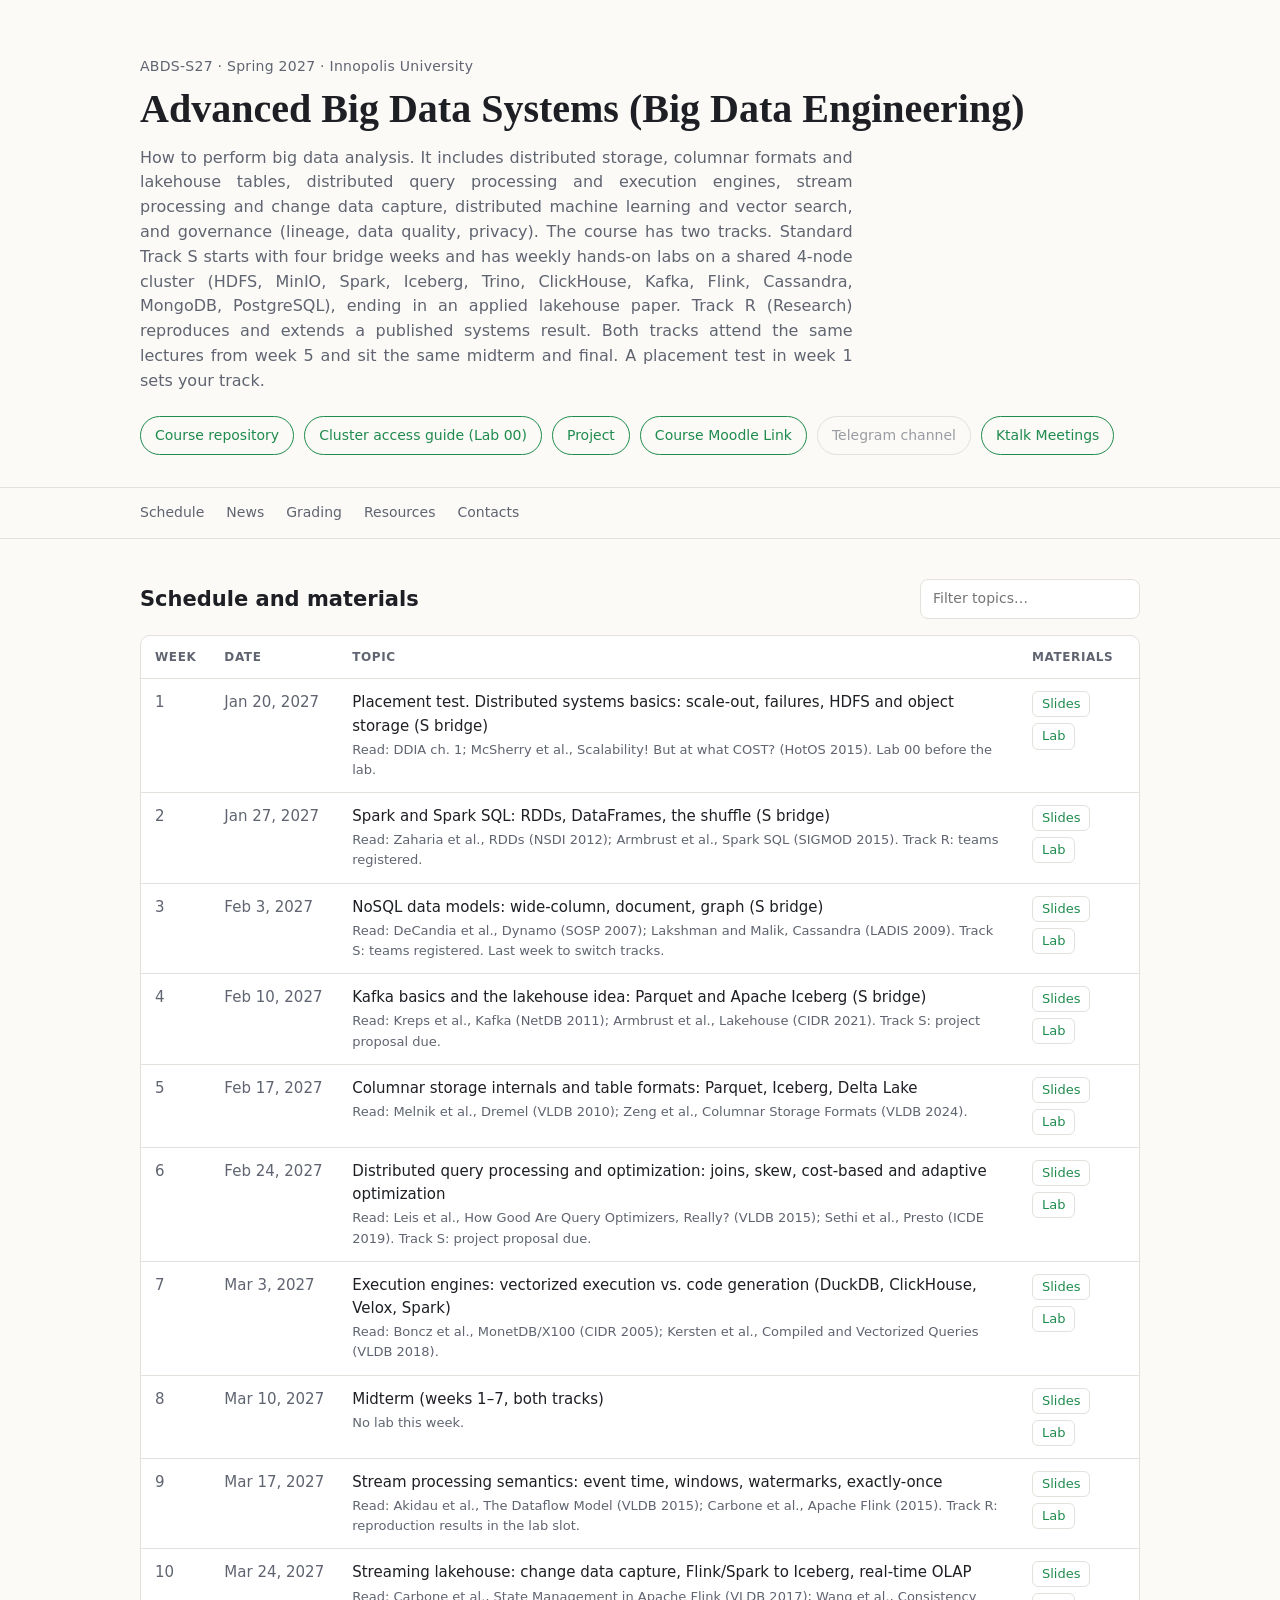
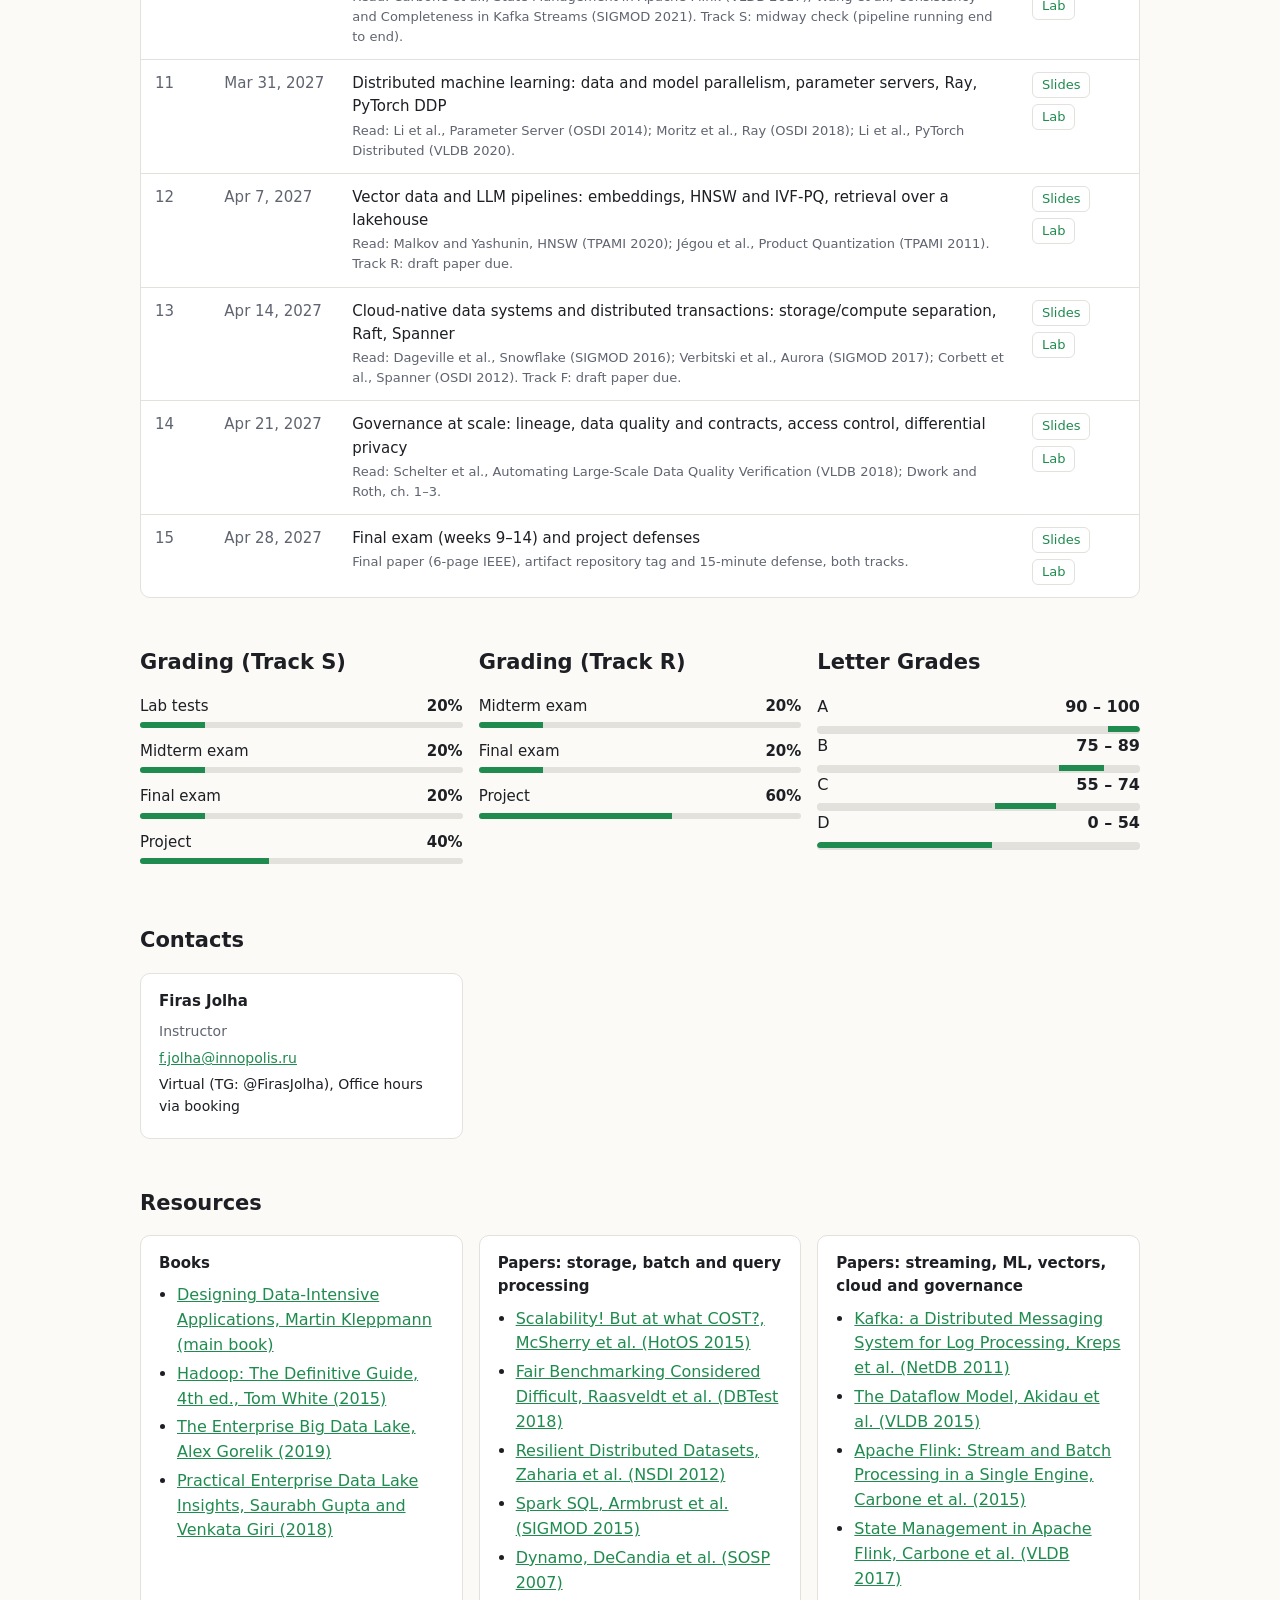
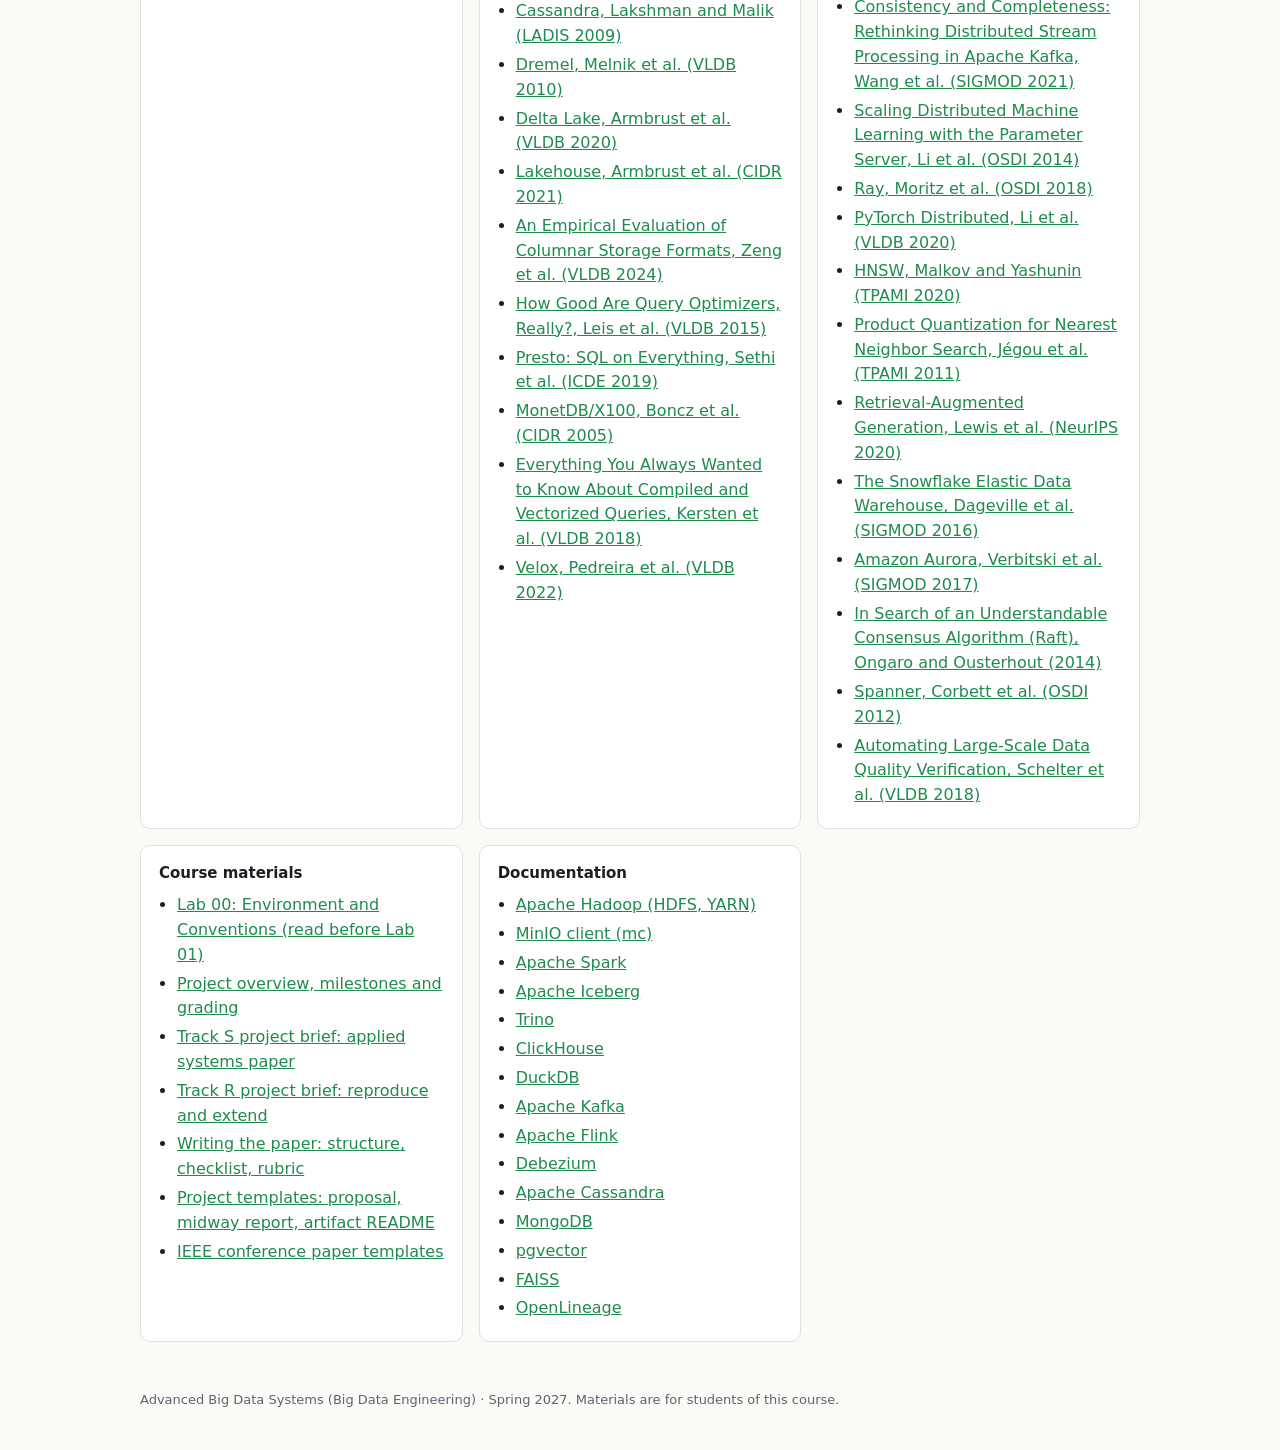
<file: index.html>
<!DOCTYPE html>
<html lang="en">
<head>
  <meta charset="utf-8">
  <meta name="viewport" content="width=device-width, initial-scale=1">
  <title>Course</title>
  <link rel="stylesheet" href="assets/style.css">
</head>
<body>
  <header class="hero">
    <div class="wrap">
      <p class="eyebrow" id="meta"></p>
      <h1 id="title"></h1>
      <p class="summary" id="summary"></p>
      <div class="quicklinks" id="quicklinks"></div>
    </div>
  </header>

  <nav class="tabs" aria-label="Sections">
    <div class="wrap">
      <a href="#schedule">Schedule</a>
      <a href="#announcements">News</a>
      <a href="#grading">Grading</a>
      <a href="#resources">Resources</a>
      <a href="#people">Contacts</a>
    </div>
  </nav>

  <main class="wrap">
    <section id="schedule">
      <div class="section-head">
        <h2>Schedule and materials</h2>
        <input type="search" id="filter" placeholder="Filter topics…" aria-label="Filter topics">
      </div>
      <div class="table-scroll">
        <table>
          <thead>
            <tr><th>Week</th><th>Date</th><th>Topic</th><th>Materials</th></tr>
          </thead>
          <tbody id="schedule-body"></tbody>
        </table>
      </div>
      <p class="empty" id="no-match" hidden>No topics match that filter.</p>
    </section>

    <!-- <section id="announcements">
      <h2>Announcements</h2>
      <ul class="news" id="news"></ul>
    </section> -->

    <section id="grading" class="res-grid">
      <div>
        <h2>Grading (Track S)</h2>
        <div id="grades"></div>
      </div>
      <div>
        <h2>Grading (Track R)</h2>
        <div id="gradesR"></div>
      </div>
      <div>
        <h2>Letter Grades</h2>
        <div id="grade-letters"></div>
      </div>
    </section>

    <!-- <section id="policies" class="wrap">
      <h2>Policies</h2>
      <div id="policies-body">
      </div>
    </section> -->

    <section id="people">
      <h2>Contacts</h2>
      <div class="people" id="people-list"></div>
    </section>
    <section id="resources">
      <h2>Resources</h2>
      <div class="res-grid" id="res"></div>
    </section>

  </main>



  
  <footer class="wrap foot" id="foot"></footer>

  <script src="course-data.js"></script>
  <script src="assets/app.js"></script>
</body>
</html>
</file>
<file: assets/style.css>
:root {
  --bg: #fbfaf7;
  --panel: #ffffff;
  --ink: #1d1f24;
  --muted: #5f6470;
  --line: #e3e1db;
  --accent: #1f8b4e;
  --accent-soft: #e6eff6;
  --soon: #9a9ca3;
  --radius: 10px;
  font-family: "Inter", "Segoe UI", system-ui, -apple-system, sans-serif;
}
@media (prefers-color-scheme: dark) {
  :root {
    --bg: #15171b;
    --panel: #1d2026;
    --ink: #e9e7e2;
    --muted: #a3a7b0;
    --line: #2e323a;
    --accent: #7db5dc;
    --accent-soft: #1f2d38;
    --soon: #6c7079;
  }
}
* { box-sizing: border-box; }
html { scroll-behavior: smooth; scroll-padding-top: 64px; }
body { margin: 0; background: var(--bg); color: var(--ink); line-height: 1.55; font-size: 16px; }
a { color: var(--accent); }
.wrap { max-width: 1040px; margin: 0 auto; padding: 0 20px; }

.hero { padding: 56px 0 32px; border-bottom: 1px solid var(--line); }
.eyebrow { margin: 0 0 8px; color: var(--muted); font-size: 14px; letter-spacing: .02em; }
.hero h1 { margin: 0 0 14px; font-size: clamp(28px, 4vw, 40px); line-height: 1.15; font-family: Georgia, "Times New Roman", serif; font-weight: 600; }
.summary { max-width: 70ch;text-align: justify;
  text-justify: inter-word; margin: 0 0 22px; color: var(--muted); }
.quicklinks { display: flex; flex-wrap: wrap; gap: 10px; }
.btn { display: inline-block; padding: 8px 14px; border: 1px solid var(--accent); border-radius: 999px; text-decoration: none; font-size: 14px; }
.btn:hover { background: var(--accent-soft); }
.btn.soon { border-color: var(--line); color: var(--soon); pointer-events: none; }

.tabs { position: sticky; top: 0; z-index: 5; background: var(--bg); border-bottom: 1px solid var(--line); }
.tabs .wrap { display: flex; gap: 22px; overflow-x: auto; }
.tabs a { padding: 14px 0; color: var(--muted); text-decoration: none; font-size: 14px; white-space: nowrap; }
.tabs a:hover { color: var(--ink); }

section { padding: 40px 0 8px; }
h2 { font-size: 21px; margin: 0 0 16px; }
.section-head { display: flex; justify-content: space-between; align-items: center; gap: 16px; flex-wrap: wrap; margin-bottom: 16px; }
.section-head h2 { margin: 0; }
input[type=search] { padding: 8px 12px; border: 1px solid var(--line); border-radius: 8px; background: var(--panel); color: var(--ink); font: inherit; font-size: 14px; min-width: 220px; }

.table-scroll { overflow-x: auto; background: var(--panel); border: 1px solid var(--line); border-radius: var(--radius); }
table { width: 100%; border-collapse: collapse; font-size: 15px; }
th, td { text-align: left; padding: 12px 14px; border-bottom: 1px solid var(--line); vertical-align: top; }
th { font-size: 12px; text-transform: uppercase; letter-spacing: .05em; color: var(--muted); font-weight: 600; }
tr:last-child td { border-bottom: 0; }
td.wk { font-variant-numeric: tabular-nums; color: var(--muted); width: 60px; }
td.dt { white-space: nowrap; color: var(--muted); width: 110px; font-variant-numeric: tabular-nums; }
tr.current { background: var(--accent-soft); }
tr.current td.wk { color: var(--accent); font-weight: 600; }
.note { display: block; font-size: 13px; color: var(--muted); margin-top: 2px; }
.mats { display: flex; flex-wrap: wrap; gap: 6px; }
.chip { font-size: 13px; padding: 2px 9px; border-radius: 6px; border: 1px solid var(--line); text-decoration: none; white-space: nowrap; }
a.chip:hover { border-color: var(--accent); }
span.chip { color: var(--soon); border-style: dashed; }
.empty { color: var(--muted); }

.news { list-style: none; margin: 0; padding: 0; }
.news li { display: flex; gap: 16px; padding: 10px 0; border-bottom: 1px solid var(--line); }
.news time { color: var(--muted); white-space: nowrap; font-variant-numeric: tabular-nums; min-width: 96px; }

.two-col { display: grid; grid-template-columns: 1fr 1.3fr; gap: 40px; }
@media (max-width: 760px) { .two-col { grid-template-columns: 1fr; gap: 0; } }
.grade-row { display: grid; grid-template-columns: 1fr 48px; gap: 4px 12px; margin-bottom: 12px; font-size: 15px; }
.grade-row b { text-align: right; font-variant-numeric: tabular-nums; }
.bar { grid-column: 1 / -1; height: 6px; background: var(--line); border-radius: 3px; overflow: hidden; color: var(--accent); }
.bar i { display: block; height: 100%; background: var(--accent); }
#policies p { margin: 0 0 12px; }

.res-grid { display: grid; grid-template-columns: repeat(auto-fill, minmax(260px, 1fr)); gap: 16px; }
.card { background: var(--panel); border: 1px solid var(--line); border-radius: var(--radius); padding: 16px 18px; }
.card h3 { margin: 0 0 8px; font-size: 15px; }
.card ul { margin: 0; padding-left: 18px; }
.card li { margin: 4px 0; }
.soon-text { color: var(--soon); }

.people { display: grid; grid-template-columns: repeat(auto-fill, minmax(240px, 1fr)); gap: 16px; }
.person .role { color: var(--muted); font-size: 14px; margin: 0 0 6px; }
.person p { margin: 0 0 4px; font-size: 14px; }

.foot { padding: 40px 20px; color: var(--muted); font-size: 13px; }

@media print {
  .tabs, .quicklinks, input[type=search] { display: none; }
  .hero { padding-top: 0; }
}

/* Phones: show each week as a stacked card */
@media (max-width: 640px) {
  .table-scroll { background: none; border: 0; overflow: visible; }
  table, tbody, tr, td { display: block; width: 100%; }
  thead { display: none; }
  tr { background: var(--panel); border: 1px solid var(--line); border-radius: var(--radius); margin-bottom: 10px; padding: 12px 14px; display: grid; grid-template-columns: auto 1fr; gap: 2px 10px; }
  tr[hidden] { display: none; }
  td { border: 0; padding: 0; }
  td.wk, td.dt { width: auto; font-size: 13px; }
  td.wk::before { content: "Week "; }
  td:nth-child(3), td:nth-child(4) { grid-column: 1 / -1; }
  td:nth-child(3) { font-weight: 500; margin-top: 4px; }
  td:nth-child(4) { margin-top: 8px; }
}


.row   { margin-bottom: 18px; }
.head  { display: flex; justify-content: space-between; margin-bottom: 6px; }
.range { font-weight: 700; }
.track { height: 8px; background: #e2e0dc; border-radius: 4px; overflow: hidden; }
.fill  { height: 100%; background: #24618d; border-radius: 4px; }

/* 
  #grades { font-family: system-ui, sans-serif; max-width: 640px; }
  .row { margin-bottom: 18px; }
  .head { display: flex; justify-content: space-between; margin-bottom: 6px; }
  .range { font-weight: 700; }
  .track { position: relative; height: 8px; background: #e2e0dc; border-radius: 4px; }
  .fill { position: absolute; top: 0; height: 100%; background: #24618d; border-radius: 4px; } */
</file>
